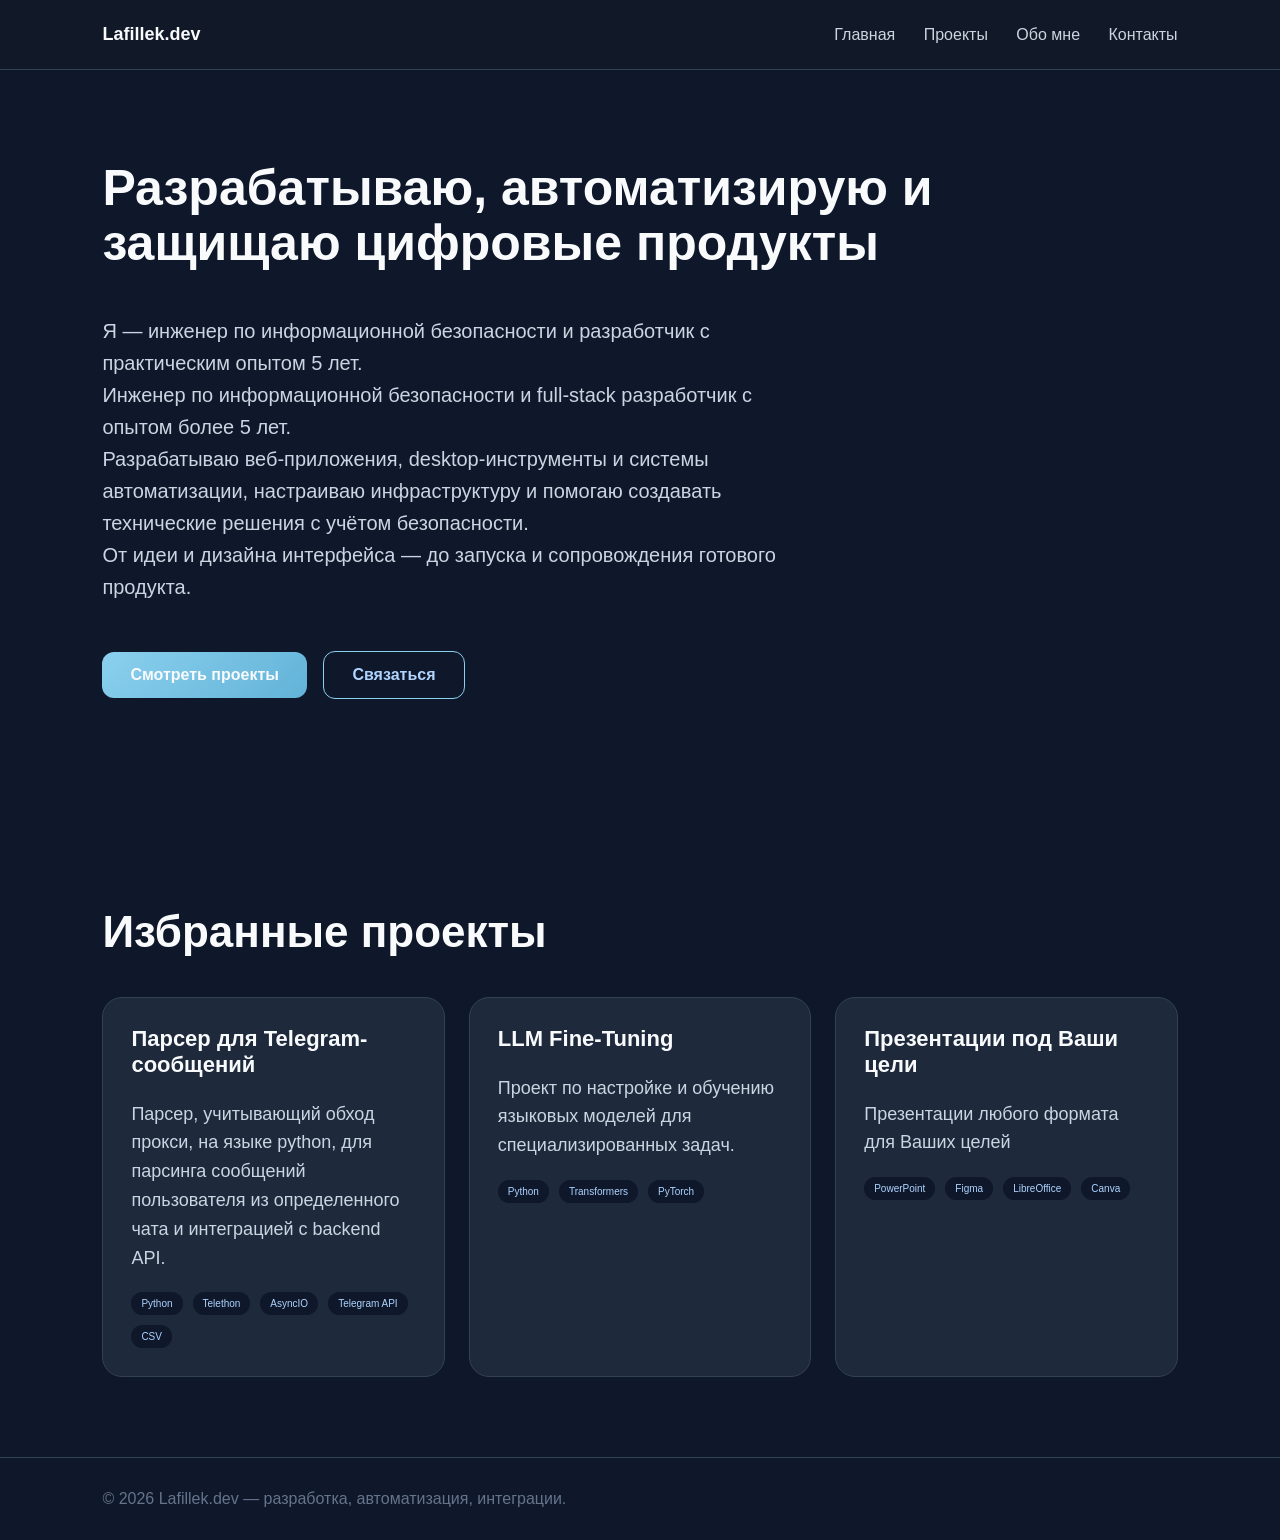
<file: index.html>
<!DOCTYPE html>
<html lang="ru">
<head>
  <meta charset="UTF-8" />
  <meta name="viewport" content="width=device-width, initial-scale=1.0" />
  <title>Портфолио</title>
  <link rel="stylesheet" href="css/style.css" />
</head>
<body>

<header class="header">
  <a href="index.html" class="logo">Lafillek.dev</a>

  <nav class="nav">
    <a href="index.html">Главная</a>
    <a href="projects.html">Проекты</a>
    <a href="about.html">Обо мне</a>
    <a href="contacts.html">Контакты</a>
  </nav>
</header>

<main>
  <section class="section hero">
    <h1>Разрабатываю, автоматизирую и защищаю цифровые продукты</h1>

    <p>
      Я — инженер по информационной безопасности и разработчик с практическим опытом 5 лет.</br>
      Инженер по информационной безопасности и full-stack разработчик с опытом более 5 лет.</br>
      Разрабатываю веб-приложения, desktop-инструменты и системы автоматизации, 
      настраиваю инфраструктуру и помогаю создавать технические решения с учётом безопасности.</br>
      От идеи и дизайна интерфейса — до запуска и сопровождения готового продукта.</br>
    </p>

    <div>
      <a href="projects.html" class="btn">Смотреть проекты</a>
      <a href="contacts.html" class="btn secondary">Связаться</a>
    </div>
  </section>

  <section class="section">
    <h2 class="page-title">Избранные проекты</h2>

    <div class="projects-grid">
      <a href="projects/parser_tg.html" class="card">
        <h3>Парсер для Telegram-сообщений</h3>
        <p>Парсер, учитывающий обход прокси, на языке python, 
            для парсинга сообщений пользователя из определенного чата и интеграцией с backend API.</p>
        <div class="tags">
              <span class="tag">Python</span>
              <span class="tag">Telethon</span>
              <span class="tag">AsyncIO</span>
              <span class="tag">Telegram API</span>
              <span class="tag">CSV</span>
        </div>
      </a>

      <a href="projects/ML_learn.html" class="card">
        <h3>LLM Fine-Tuning</h3>
        <p>Проект по настройке и обучению языковых моделей для специализированных задач.</p>
        <div class="tags">
          <span class="tag">Python</span>
          <span class="tag">Transformers</span>
          <span class="tag">PyTorch</span>
        </div>
      </a>

      <a href="projects/presentation.html" class="card">
        <h3>Презентации под Ваши цели</h3>
        <p>Презентации любого формата для Ваших целей</p>
        <div class="tags">
          <span class="tag">PowerPoint</span>
          <span class="tag">Figma</span>
          <span class="tag">LibreOffice</span>
          <span class="tag">Canva</span>
        </div>
      </a>

      
    </div>
  </section>
</main>

<footer class="footer">
  © 2026 Lafillek.dev — разработка, автоматизация, интеграции.
</footer>

</body>
</html>
</file>
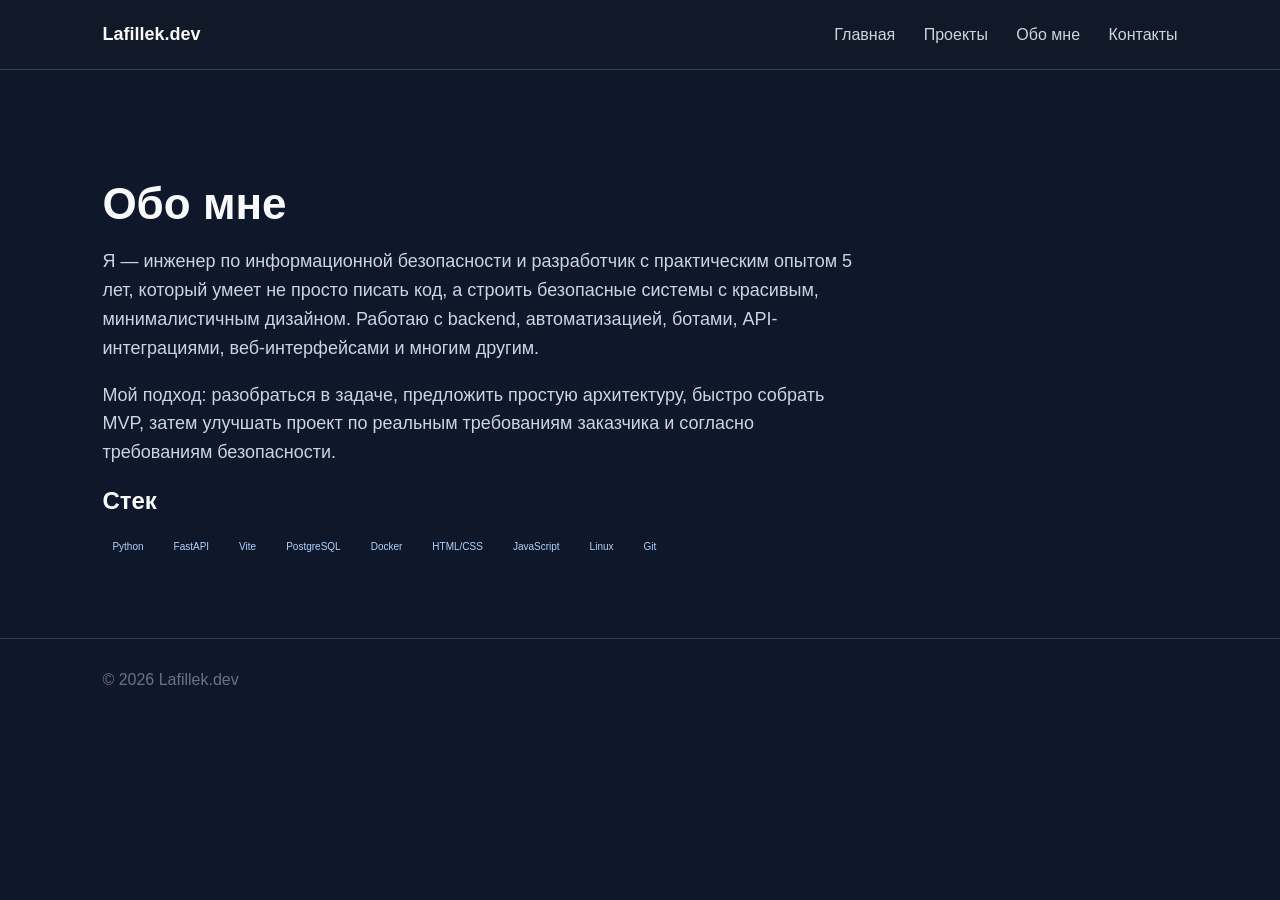
<file: about.html>
<!DOCTYPE html>
<html lang="ru">
<head>
  <meta charset="UTF-8" />
  <meta name="viewport" content="width=device-width, initial-scale=1.0" />
  <title>Обо мне </title>
  <link rel="stylesheet" href="css/style.css" />
</head>
<body>

<header class="header">
  <a href="index.html" class="logo">Lafillek.dev</a>

  <nav class="nav">
    <a href="index.html">Главная</a>
    <a href="projects.html">Проекты</a>
    <a href="about.html">Обо мне</a>
    <a href="contacts.html">Контакты</a>
  </nav>
</header>

<main class="section">
  <h1 class="page-title">Обо мне</h1>

  <p class="page-text">
    Я — инженер по информационной безопасности и разработчик с практическим опытом 5 лет, 
    который умеет не просто писать код, а строить безопасные системы с красивым, минималистичным дизайном.
    Работаю с backend, автоматизацией, ботами, API-интеграциями, веб-интерфейсами и многим другим.
  </p>

  <p class="page-text">
    Мой подход: разобраться в задаче, предложить простую архитектуру, быстро собрать MVP,
    затем улучшать проект по реальным требованиям заказчика и согласно требованиям безопасности.
  </p>

  <h2>Стек</h2>

  <div class="tags">
    <span class="tag">Python</span>
    <span class="tag">FastAPI</span>
    <span class="tag">Vite</span>
    <span class="tag">PostgreSQL</span>
    <span class="tag">Docker</span>
    <span class="tag">HTML/CSS</span>
    <span class="tag">JavaScript</span>
    <span class="tag">Linux</span>
    <span class="tag">Git</span>
  </div>
</main>

<footer class="footer">
  © 2026 Lafillek.dev
</footer>

</body>
</html>
</file>
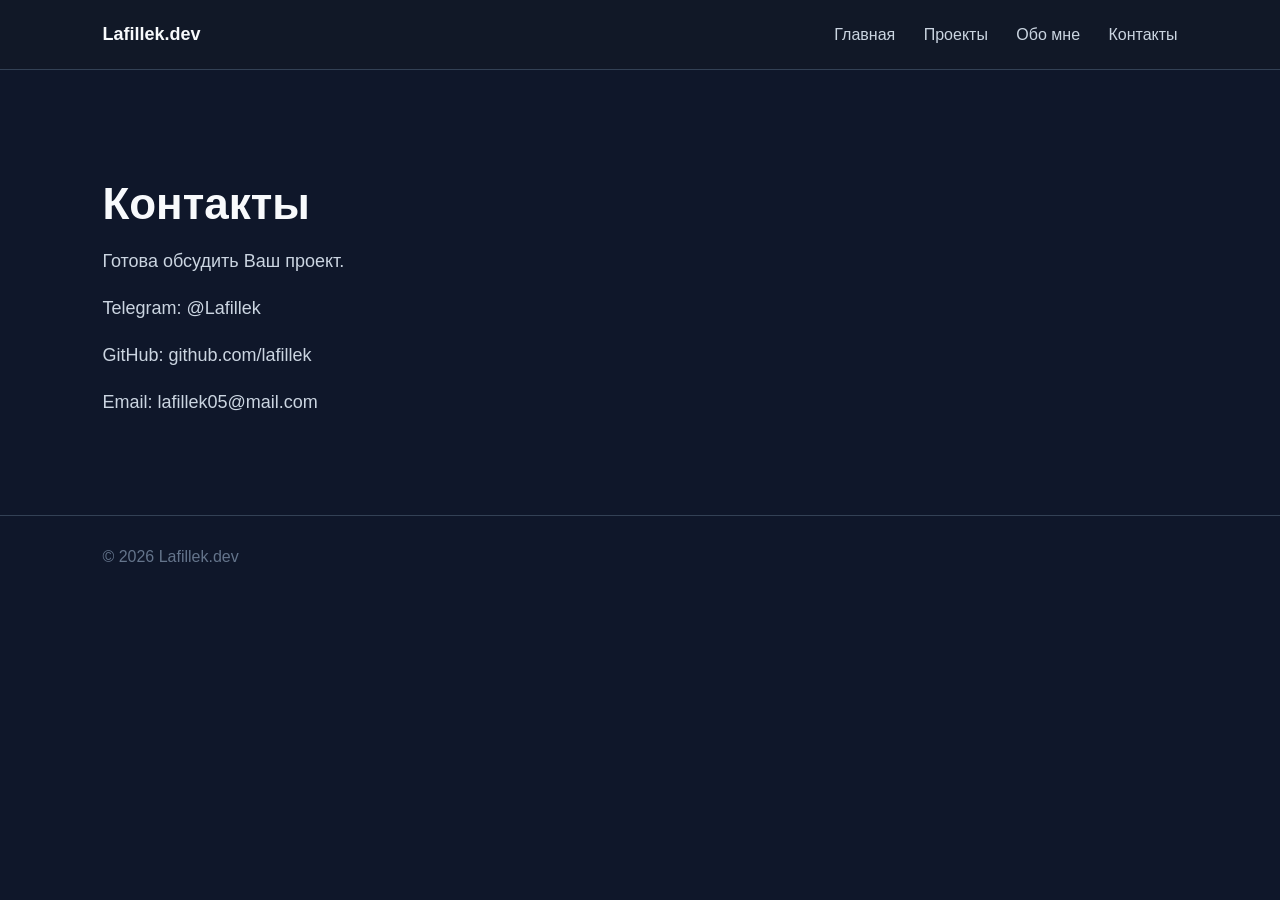
<file: contacts.html>
<!DOCTYPE html>
<html lang="ru">
<head>
  <meta charset="UTF-8" />
  <meta name="viewport" content="width=device-width, initial-scale=1.0" />
  <title>Контакты</title>
  <link rel="stylesheet" href="css/style.css" />
</head>
<body>

<header class="header">
  <a href="index.html" class="logo">Lafillek.dev</a>

  <nav class="nav">
    <a href="index.html">Главная</a>
    <a href="projects.html">Проекты</a>
    <a href="about.html">Обо мне</a>
    <a href="contacts.html">Контакты</a>
  </nav>
</header>

<main class="section">
  <h1 class="page-title">Контакты</h1>

  <p class="page-text">
    Готова обсудить Ваш проект.
  </p>

  <p class="page-text">
    Telegram: <a href="https://t.me/Lafillek">@Lafillek</a>
  </p>

  <p class="page-text">
    GitHub: <a href="https://github.com/Lafillek">github.com/lafillek</a>
  </p>

  <p class="page-text">
    Email: lafillek05@mail.com
  </p>
</main>

<footer class="footer">
  © 2026 Lafillek.dev
</footer>

</body>
</html>
</file>
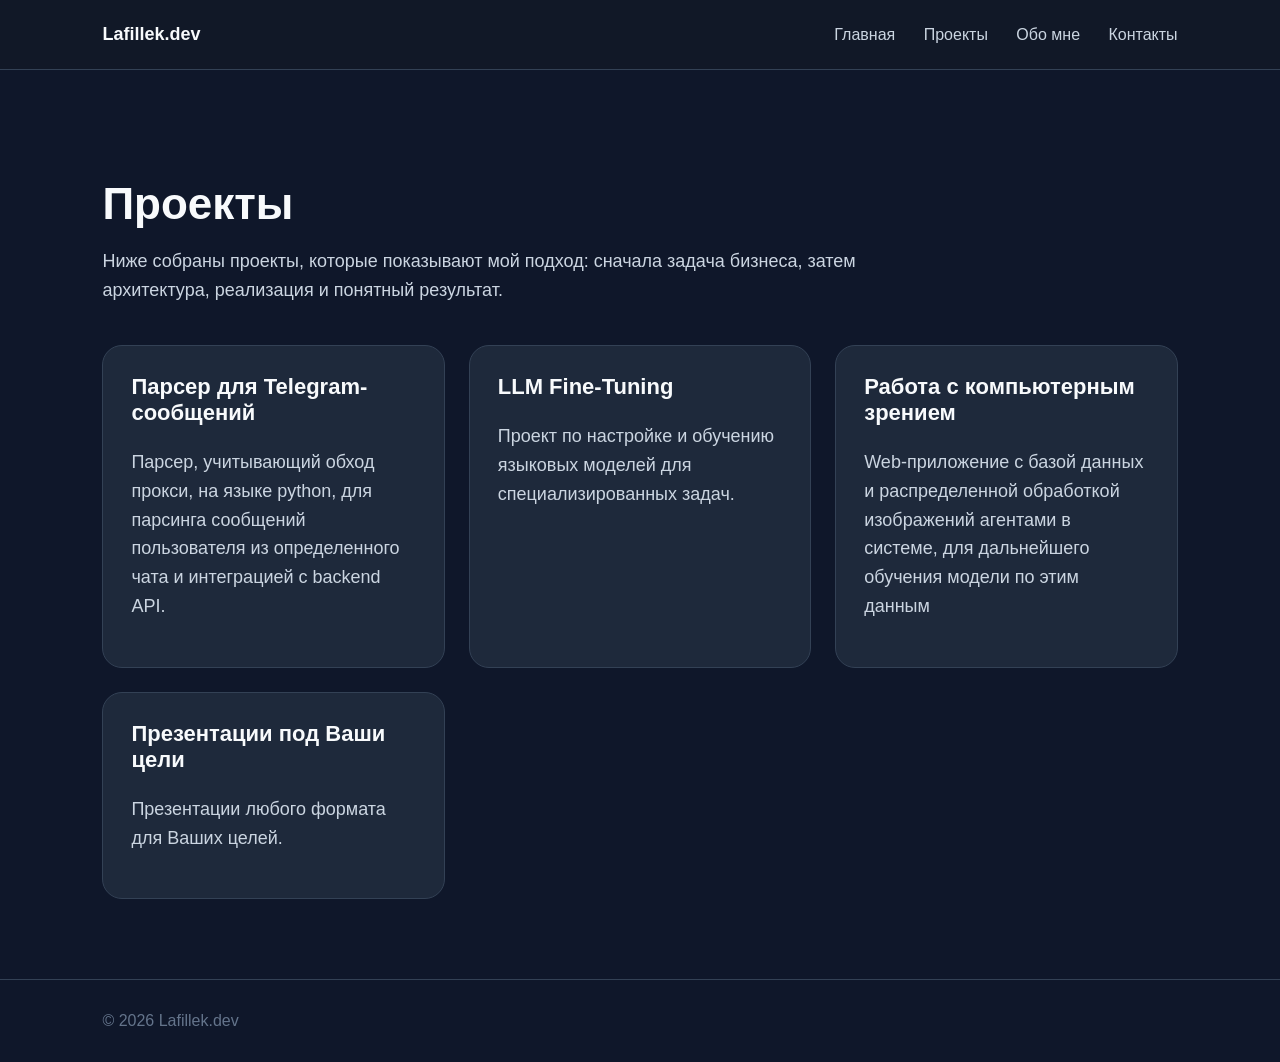
<file: projects.html>
<!DOCTYPE html>
<html lang="ru">
<head>
  <meta charset="UTF-8" />
  <meta name="viewport" content="width=device-width, initial-scale=1.0" />
  <title>Проекты</title>
  <link rel="stylesheet" href="css/style.css" />
</head>
<body>

<header class="header">
  <a href="index.html" class="logo">Lafillek.dev</a>

  <nav class="nav">
    <a href="index.html">Главная</a>
    <a href="projects.html">Проекты</a>
    <a href="about.html">Обо мне</a>
    <a href="contacts.html">Контакты</a>
  </nav>
</header>

<main class="section">
  <h1 class="page-title">Проекты</h1>

  <p class="page-text">
    Ниже собраны проекты, которые показывают мой подход:
    сначала задача бизнеса, затем архитектура, реализация и понятный результат.
  </p>

  <div class="projects-grid">
    <a href="projects/parser_tg.html" class="card">
      <h3>Парсер для Telegram-сообщений</h3>
      <p>Парсер, учитывающий обход прокси, на языке python, 
          для парсинга сообщений пользователя из определенного чата и интеграцией с backend API.</p>
    </a>

    <a href="projects/ML_learn.html" class="card">
      <h3>LLM Fine-Tuning</h3>
      <p>Проект по настройке и обучению языковых моделей для специализированных задач.</p>
    </a>

    <a href="projects/compvision.html" class="card">
      <h3>Работа с компьютерным зрением</h3>
      <p>Web-приложение с базой данных и распределенной обработкой изображений 
        агентами в системе, для дальнейшего обучения модели по этим данным</p>
    </a>
    <a href="projects/presentation.html" class="card">
        <h3>Презентации под Ваши цели</h3>
        <p>Презентации любого формата для Ваших целей.</p>
      </a>
  </div>
</main>

<footer class="footer">
  © 2026 Lafillek.dev
</footer>

</body>
</html>
</file>
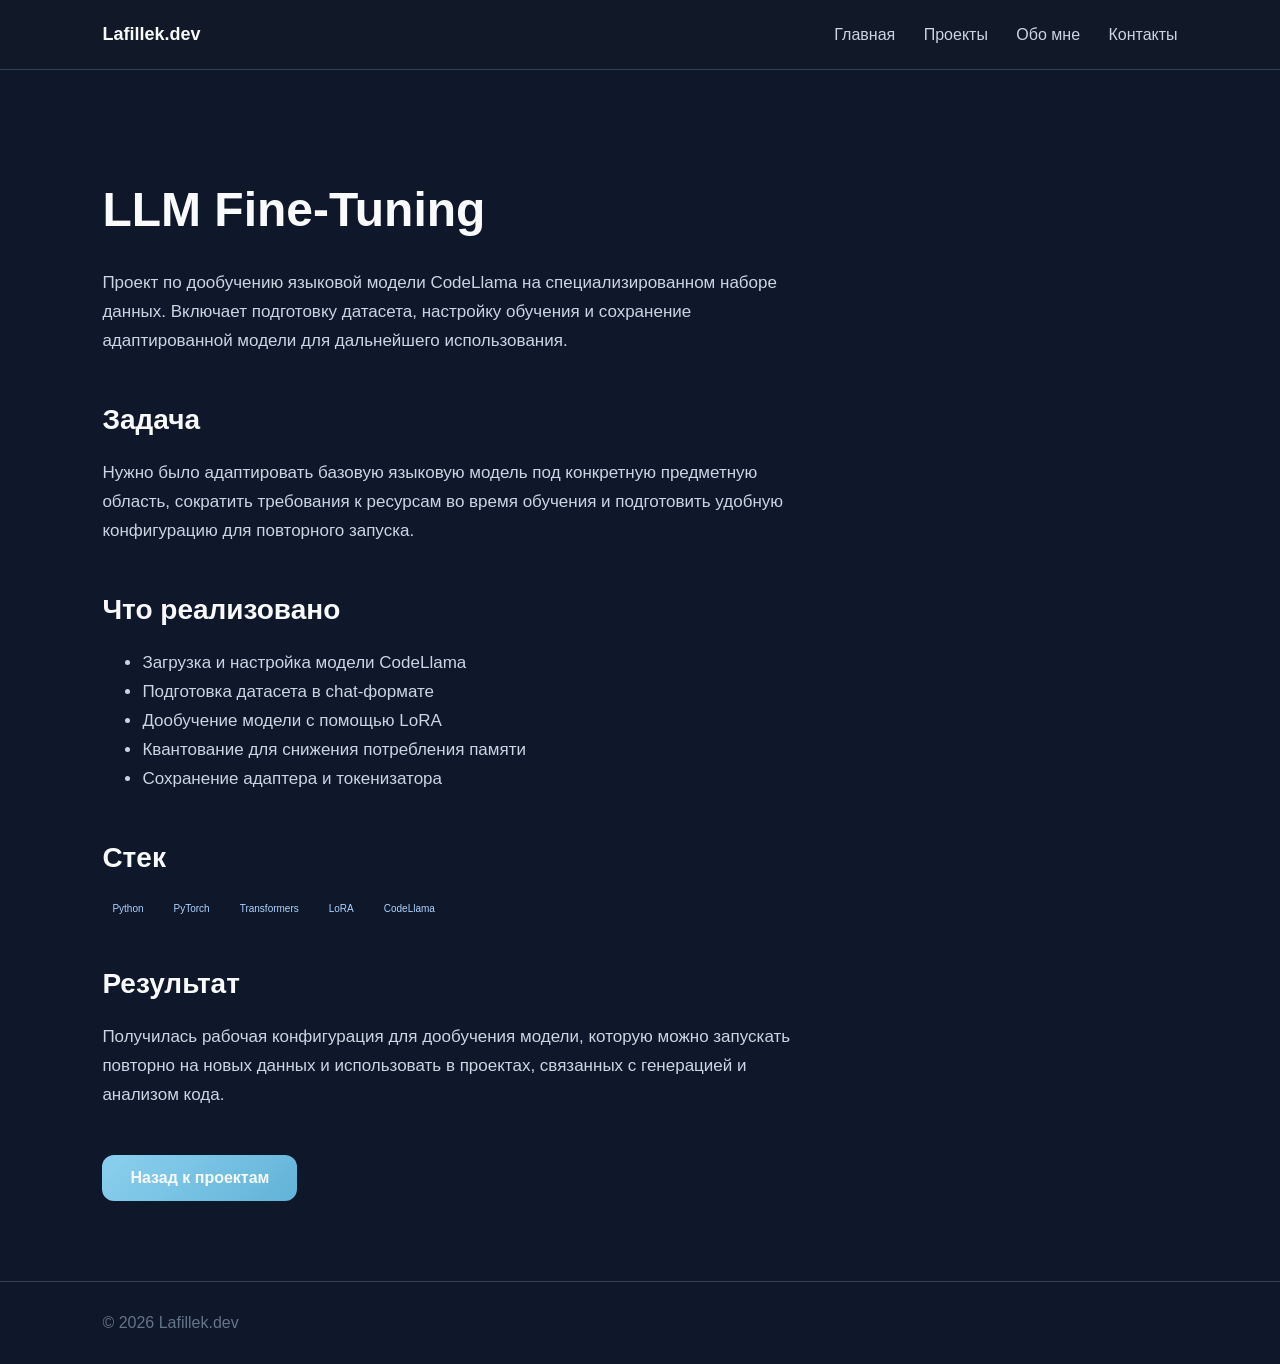
<file: projects/ML_learn.html>
<!DOCTYPE html>
<html lang="ru">
<head>
  <meta charset="UTF-8" />
  <meta name="viewport" content="width=device-width, initial-scale=1.0" />
  <title>LLM Fine-Tuning</title>
  <link rel="stylesheet" href="../css/style.css" />
</head>
<body>

<header class="header">
  <a href="../index.html" class="logo">Lafillek.dev</a>

  <nav class="nav">
    <a href="../index.html">Главная</a>
    <a href="../projects.html">Проекты</a>
    <a href="../about.html">Обо мне</a>
    <a href="../contacts.html">Контакты</a>
  </nav>
</header>

<main class="project-page">
  <h1>LLM Fine-Tuning</h1>

  <p>
    Проект по дообучению языковой модели CodeLlama
    на специализированном наборе данных.
    Включает подготовку датасета, настройку обучения
    и сохранение адаптированной модели для дальнейшего использования.
  </p>

  <h2>Задача</h2>

  <p>
    Нужно было адаптировать базовую языковую модель
    под конкретную предметную область,
    сократить требования к ресурсам во время обучения
    и подготовить удобную конфигурацию для повторного запуска.
  </p>

  <h2>Что реализовано</h2>

  <ul>
    <li>Загрузка и настройка модели CodeLlama</li>
    <li>Подготовка датасета в chat-формате</li>
    <li>Дообучение модели с помощью LoRA</li>
    <li>Квантование для снижения потребления памяти</li>
    <li>Сохранение адаптера и токенизатора</li>
  </ul>

  <h2>Стек</h2>

  <div class="tags">
    <span class="tag">Python</span>
    <span class="tag">PyTorch</span>
    <span class="tag">Transformers</span>
    <span class="tag">LoRA</span>
    <span class="tag">CodeLlama</span>
  </div>

  <h2>Результат</h2>

  <p>
    Получилась рабочая конфигурация для дообучения модели,
    которую можно запускать повторно на новых данных
    и использовать в проектах, связанных
    с генерацией и анализом кода.
  </p>

  <a href="../projects.html" class="btn">Назад к проектам</a>
</main>

<footer class="footer">
  © 2026 Lafillek.dev
</footer>

</body>
</html>
</file>
<file: css/style.css>
:root {
  --bg-main: #0f172a;
  --bg-header: #111827;
  --bg-card: #1e293b;
  --bg-surface: #0f172a;
  --border-muted: #334155;
  --text-main: #f8fafc;
  --text-soft: #cbd5e1;
  --text-muted: #64748b;
  --accent: #8bd0ee;
  --accent-deep: #62b3d8;
  --accent-soft: #aed4ff;
}

* {
  box-sizing: border-box;
}

body {
  margin: 0;
  font-family: Arial, sans-serif;
  background: var(--bg-main);
  color: var(--text-main);
}

a {
  color: inherit;
  text-decoration: none;
}

.header {
  padding: 24px 8%;
  display: flex;
  justify-content: space-between;
  align-items: center;
  background: var(--bg-header);
  border-bottom: 1px solid var(--border-muted);
}

.logo {
  font-size: 18px;
  font-weight: 700;
}

.nav a {
  margin-left: 24px;
  color: var(--text-soft);
}

.nav a:hover {
  color: var(--accent-soft);
}

.section {
  padding: 80px 8%;
}

.hero {
  min-height: 80vh;
  display: flex;
  flex-direction: column;
  justify-content: center;
}

.hero h1 {
  max-width: 900px;
  font-size: 50px;
  line-height: 1.1;
  margin: 0 0 24px;
}

.hero p {
  max-width: 720px;
  font-size: 20px;
  line-height: 1.6;
  color: var(--text-soft);
}

.btn {
  display: inline-block;
  width: fit-content;
  margin-top: 28px;
  padding: 14px 28px;
  background: linear-gradient(135deg, var(--accent), var(--accent-deep));
  color: var(--text-main);
  border-radius: 12px;
  font-weight: 700;
}

.btn.secondary {
  background: transparent;
  color: var(--accent-soft);
  border: 1px solid var(--accent);
  margin-left: 12px;
}

.page-title {
  font-size: 44px;
  margin-bottom: 16px;
}

.page-text {
  max-width: 760px;
  color: var(--text-soft);
  font-size: 18px;
  line-height: 1.6;
}

.projects-grid {
  display: grid;
  grid-template-columns: repeat(auto-fit, minmax(320px, 1fr));
  gap: 24px;
  margin-top: 40px;
}

.card {
  background: var(--bg-card);
  border: 1px solid var(--border-muted);
  border-radius: 20px;
  padding: 28px;
  transition: 0.25s;
}

.card:hover {
  transform: translateY(-6px);
  border-color: var(--accent);
}

.card h3 {
  margin-top: 0;
  font-size: 22px;
}

.card p {
  color: var(--text-soft);
  font-size: 18px;
  line-height: 1.6;
}

.tags {
  display: flex;
  gap: 10px;
  flex-wrap: wrap;
  margin-top: 20px;
}

.tag {
  padding: 6px 10px;
  border-radius: 999px;
  background: var(--bg-surface);
  color: var(--accent-soft);
  font-size: 10px;
}

.project-page {
  max-width: 900px;
  padding: 80px 8%;
}

.project-page h1 {
  font-size: 48px;
}

.project-page h2 {
  margin-top: 48px;
  font-size: 28px;
}

.project-page p,
.project-page li {
  color: var(--text-soft);
  font-size: 17px;
  line-height: 1.7;
}

.footer {
  padding: 32px 8%;
  color: var(--text-muted);
  border-top: 1px solid var(--border-muted);
}
.project-gallery {
  display: grid;

  grid-template-columns: repeat(3, 1fr);

  gap: 18px;

  margin: 28px 0 36px;
}

.project-gallery img {
  width: 100%;

  height: 180px;

  object-fit: contain;

  display: block;

  padding: 8px;

  border-radius: 18px;

  border: 1px solid var(--border-muted);

  background: var(--bg-surface);

  transition:
    transform 0.25s ease,
    border-color 0.25s ease,
    box-shadow 0.25s ease;

  cursor: pointer;
}

.project-gallery img:hover {
  transform: translateY(-4px);

  border-color: var(--accent);

  box-shadow:
    0 12px 30px rgba(0, 0, 0, 0.35);
}

.project-gallery {
  display: grid;

  grid-template-columns: repeat(3, minmax(180px, 1fr));

  gap: 16px;

  margin: 28px 0 36px;

  max-width: 900px;
}

@media (max-width: 700px) {
  .header {
    flex-direction: column;
    gap: 16px;
  }

  .nav a {
    margin: 0 10px;
  }

  .hero h1 {
    font-size: 28px;
  }

  .hero p {
    font-size: 16px;
  }

  .btn.secondary {
    margin-left: 0;
    margin-top: 12px;
  }
  .project-gallery {
  display: grid;

  grid-template-columns: repeat(auto-fit, minmax(260px, 1fr));

  gap: 18px;

  margin: 28px 0 36px;
}
}
</file>
